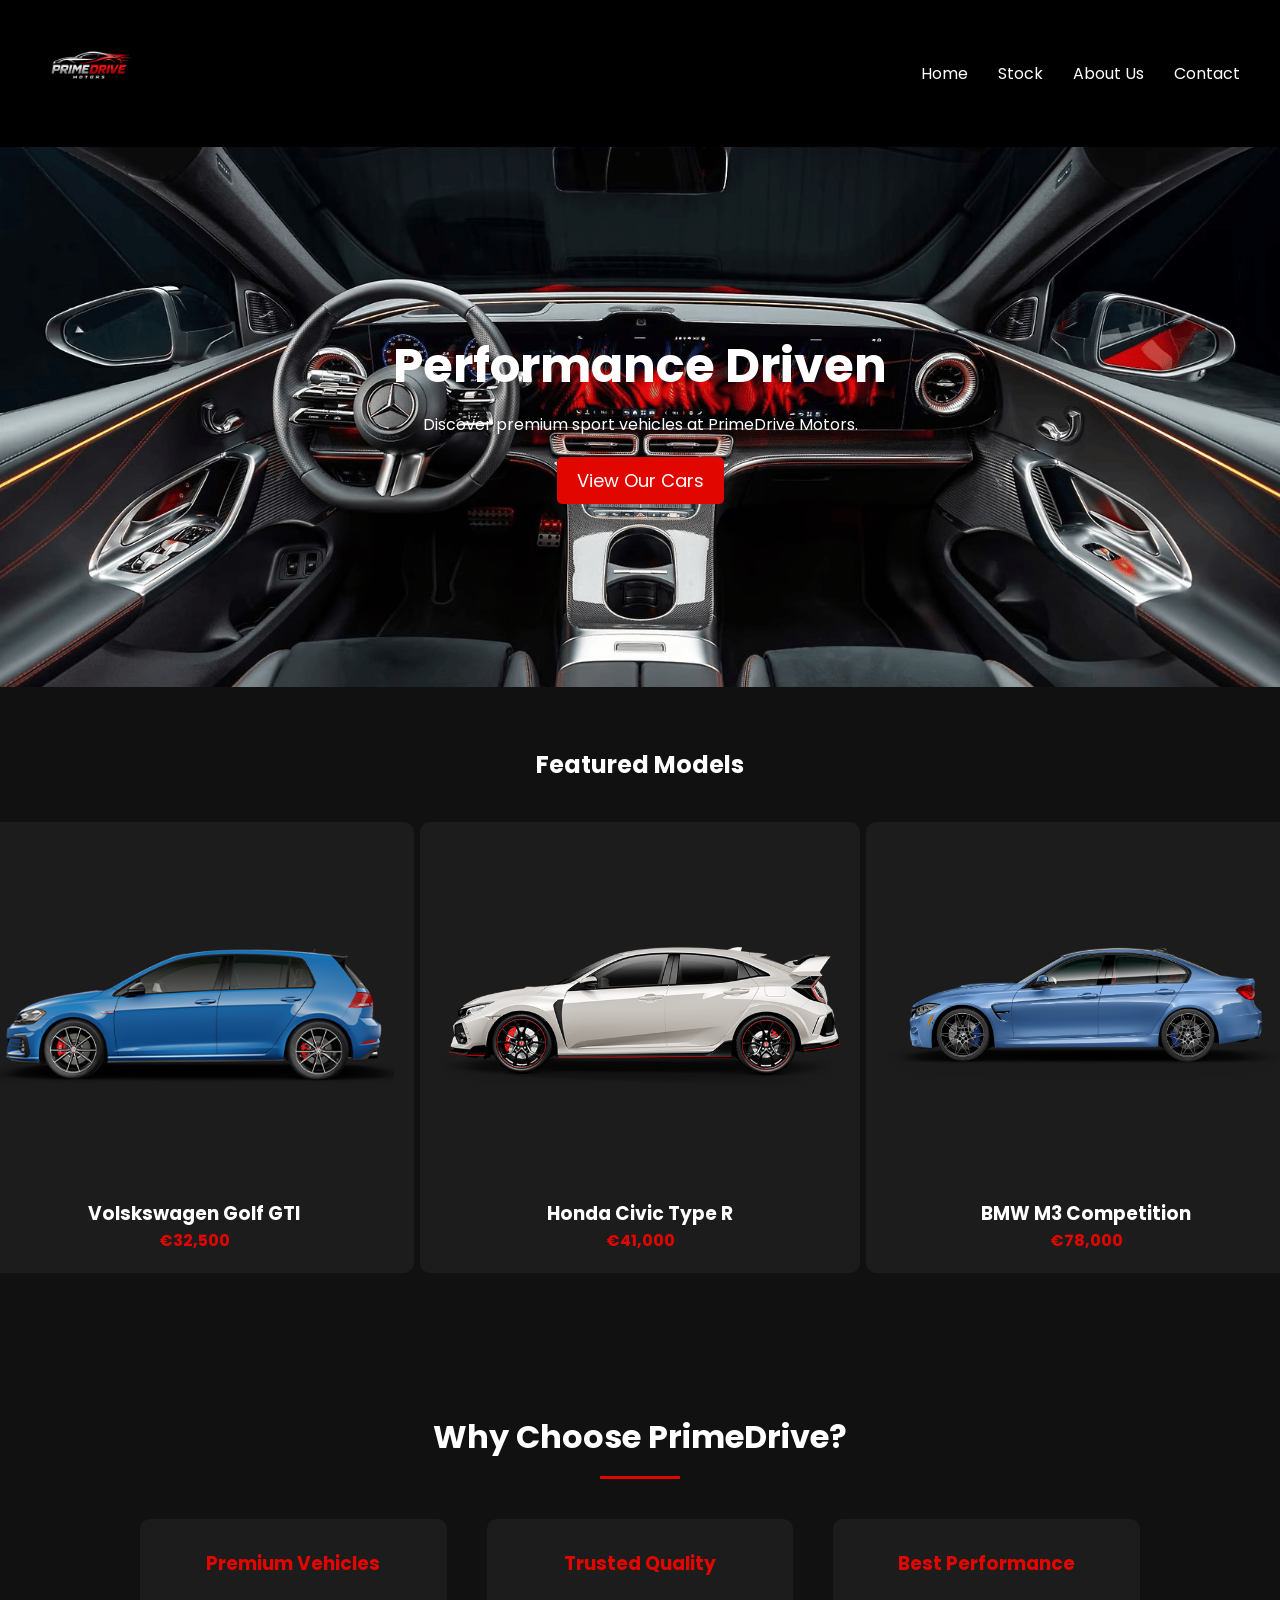
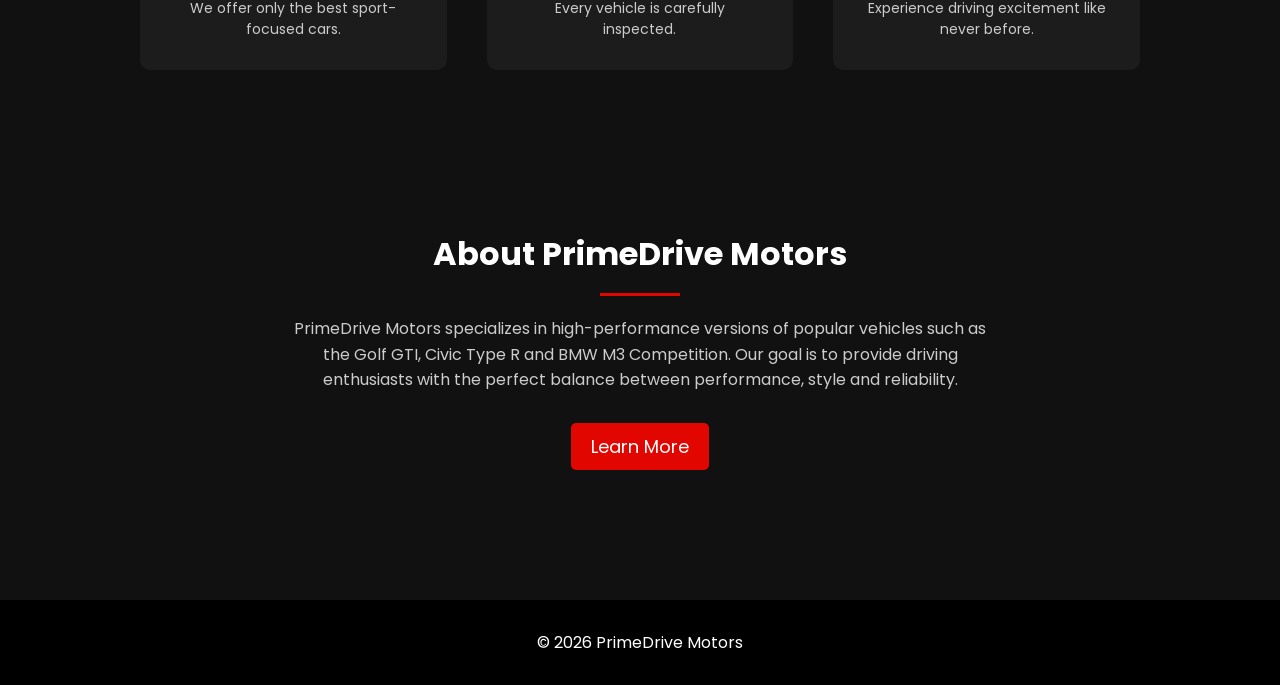
<file: index.html>
<!doctype html>
<html lang="en">
  <head>
    <meta charset="UTF-8" />
    <meta name="viewport" content="width=device-width, initial-scale=1.0" />
    <title>PrimeDrive Motors</title>
    <link rel="stylesheet" href="css/style.css" />
    <link
      href="https://fonts.googleapis.com/css2?family=Poppins:wght@300;400;600&display=swap"
      rel="stylesheet"
    />
  </head>
  <body>
    <header>
      <nav>
        <a href="index.html" class="logo">
          <img src="images/primedrive-logo.png" alt="PrimeDrive Motors" />
        </a>
        <ul>
          <li><a href="index.html">Home</a></li>
          <li><a href="stock.html">Stock</a></li>
          <li><a href="about.html">About Us</a></li>
          <li><a href="contact.html">Contact</a></li>
        </ul>
      </nav>
    </header>

    <section class="hero">
      <div class="hero-content">
        <h2>Performance Driven</h2>
        <p>Discover premium sport vehicles at PrimeDrive Motors.</p>
        <a href="stock.html" class="hero-btn">View Our Cars</a>
      </div>
    </section>

    <section class="featured">
      <h2>Featured Models</h2>

      <div class="car-grid">
        <div class="car-card">
          <a href="contact.html">
            <img src="images/golfgit.png" alt="Golf GTI" />
          </a>

          <h3>Volskswagen Golf GTI</h3>
          <p class="price">€32,500</p>

  
          
        </div>

        <div class="car-card">
          <a href="contact.html">
            <img src="images/typer.png" alt="Honda Type R" />
          </a>

          <h3>Honda Civic Type R</h3>
          <p class="price">€41,000</p>

        </div>

        <div class="car-card">
          <a href="contact.html">
            <img src="images/m3.png" alt="BMW M3" />
          </a>

          <h3>BMW M3 Competition</h3>
          <p class="price">€78,000</p>
          
            
          
        </div>
      </div>
    </section>

    <section class="why">

<h2 class="section-title">Why Choose PrimeDrive?</h2>

<div class="why-grid">

<div>
<h3>Premium Vehicles</h3>
<p>We offer only the best sport-focused cars.</p>
</div>

<div>
<h3>Trusted Quality</h3>
<p>Every vehicle is carefully inspected.</p>
</div>

<div>
<h3>Best Performance</h3>
<p>Experience driving excitement like never before.</p>
</div>

</div>

</section>

    <section class="about-preview">

<h2 class="section-title">About PrimeDrive Motors</h2>

<p>
PrimeDrive Motors specializes in high-performance versions of popular vehicles such as the Golf GTI, Civic Type R and BMW M3 Competition. Our goal is to provide driving enthusiasts with the perfect balance between performance, style and reliability.
</p>

<a href="about.html" class="hero-btn">Learn More</a>

</section>
    
  </body>

  <footer>
      <p>© 2026 PrimeDrive Motors</p>
    </footer>

</html>
</file>
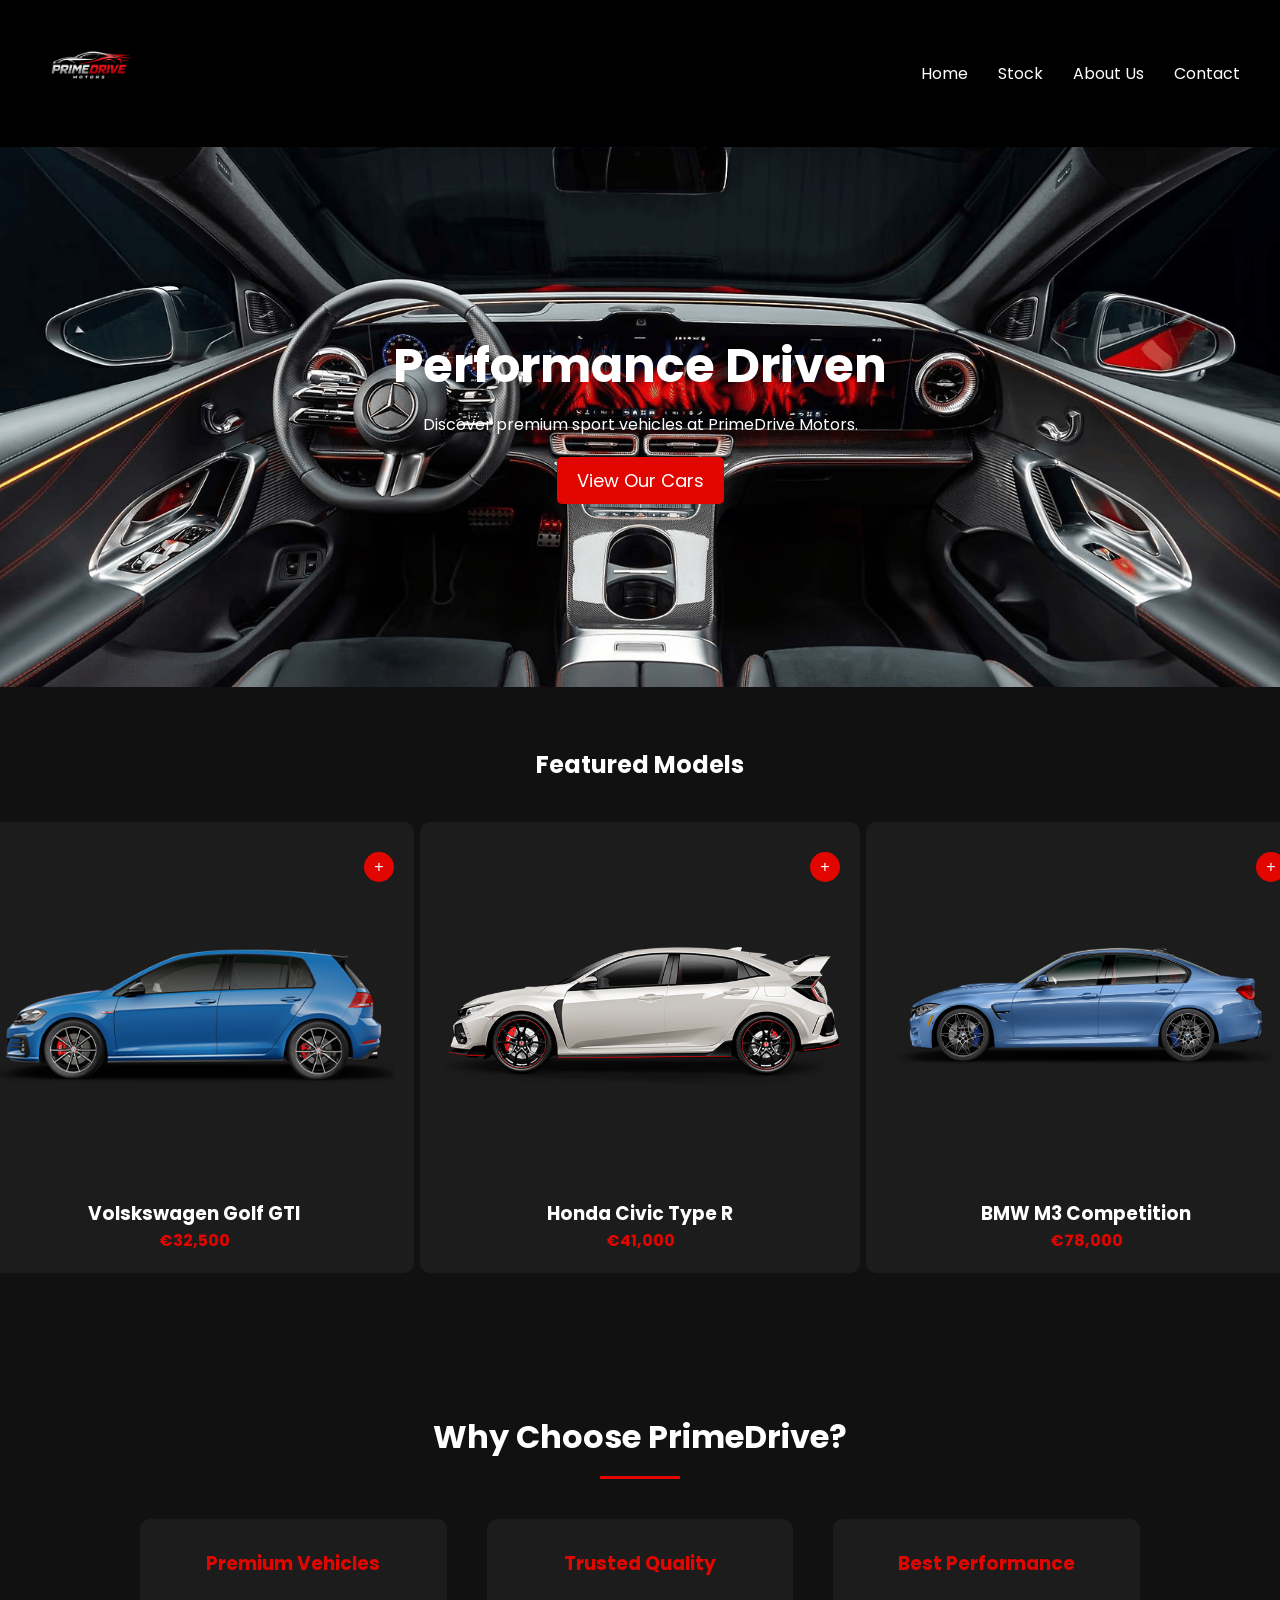
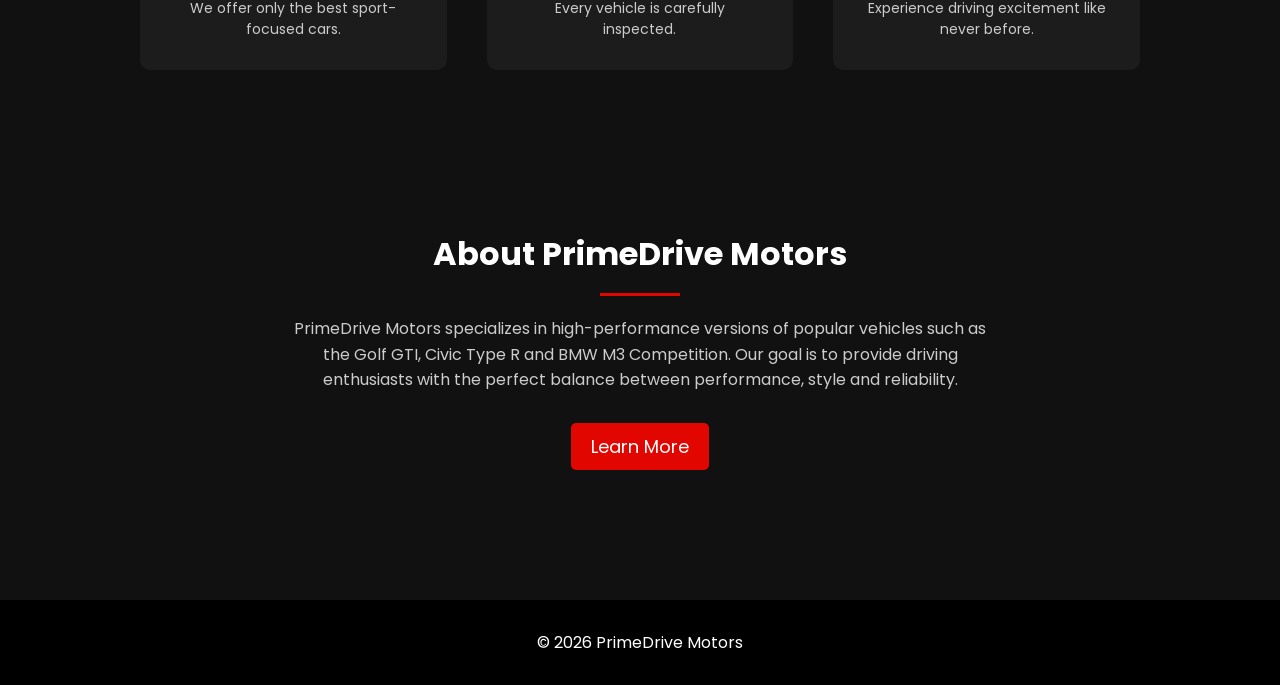
<file: PrimeDriveMotors/PrimeDriveMotors-main/PrimeDriveMotors/index.html>
<!doctype html>
<html lang="en">
  <head>
    <meta charset="UTF-8" />
    <meta name="viewport" content="width=device-width, initial-scale=1.0" />
    <title>PrimeDrive Motors</title>
    <link rel="stylesheet" href="css/style.css" />
    <link
      href="https://fonts.googleapis.com/css2?family=Poppins:wght@300;400;600&display=swap"
      rel="stylesheet"
    />
  </head>
  <body>
    <header>
      <nav>
        <a href="index.html" class="logo">
          <img src="images/primedrive-logo.png" alt="PrimeDrive Motors" />
        </a>
        <ul>
          <li><a href="index.html">Home</a></li>
          <li><a href="stock.html">Stock</a></li>
          <li><a href="about.html">About Us</a></li>
          <li><a href="contact.html">Contact</a></li>
        </ul>
      </nav>
    </header>

    <section class="hero">
      <div class="hero-content">
        <h2>Performance Driven</h2>
        <p>Discover premium sport vehicles at PrimeDrive Motors.</p>
        <a href="stock.html" class="hero-btn">View Our Cars</a>
      </div>
    </section>

    <section class="featured">
      <h2>Featured Models</h2>

      <div class="car-grid">
        <div class="car-card">
          <a href="contact.html">
            <img src="images/golfgit.png" alt="Golf GTI" />
          </a>

          <h3>Volskswagen Golf GTI</h3>
          <p class="price">€32,500</p>

            <button class="more-btn">+</button>
          
        </div>

        <div class="car-card">
          <a href="contact.html">
            <img src="images/typer.png" alt="Honda Type R" />
          </a>

          <h3>Honda Civic Type R</h3>
          <p class="price">€41,000</p>

          <button class="more-btn">+</button>
        </div>

        <div class="car-card">
          <a href="contact.html">
            <img src="images/m3.png" alt="BMW M3" />
          </a>

          <h3>BMW M3 Competition</h3>
          <p class="price">€78,000</p>
          
            <button class="more-btn">+</button>
          
        </div>
      </div>
    </section>

    <section class="why">

<h2 class="section-title">Why Choose PrimeDrive?</h2>

<div class="why-grid">

<div>
<h3>Premium Vehicles</h3>
<p>We offer only the best sport-focused cars.</p>
</div>

<div>
<h3>Trusted Quality</h3>
<p>Every vehicle is carefully inspected.</p>
</div>

<div>
<h3>Best Performance</h3>
<p>Experience driving excitement like never before.</p>
</div>

</div>

</section>

    <section class="about-preview">

<h2 class="section-title">About PrimeDrive Motors</h2>

<p>
PrimeDrive Motors specializes in high-performance versions of popular vehicles such as the Golf GTI, Civic Type R and BMW M3 Competition. Our goal is to provide driving enthusiasts with the perfect balance between performance, style and reliability.
</p>

<a href="about.html" class="hero-btn">Learn More</a>

</section>
    
  </body>

  <footer>
      <p>© 2026 PrimeDrive Motors</p>
    </footer>

</html>
</file>
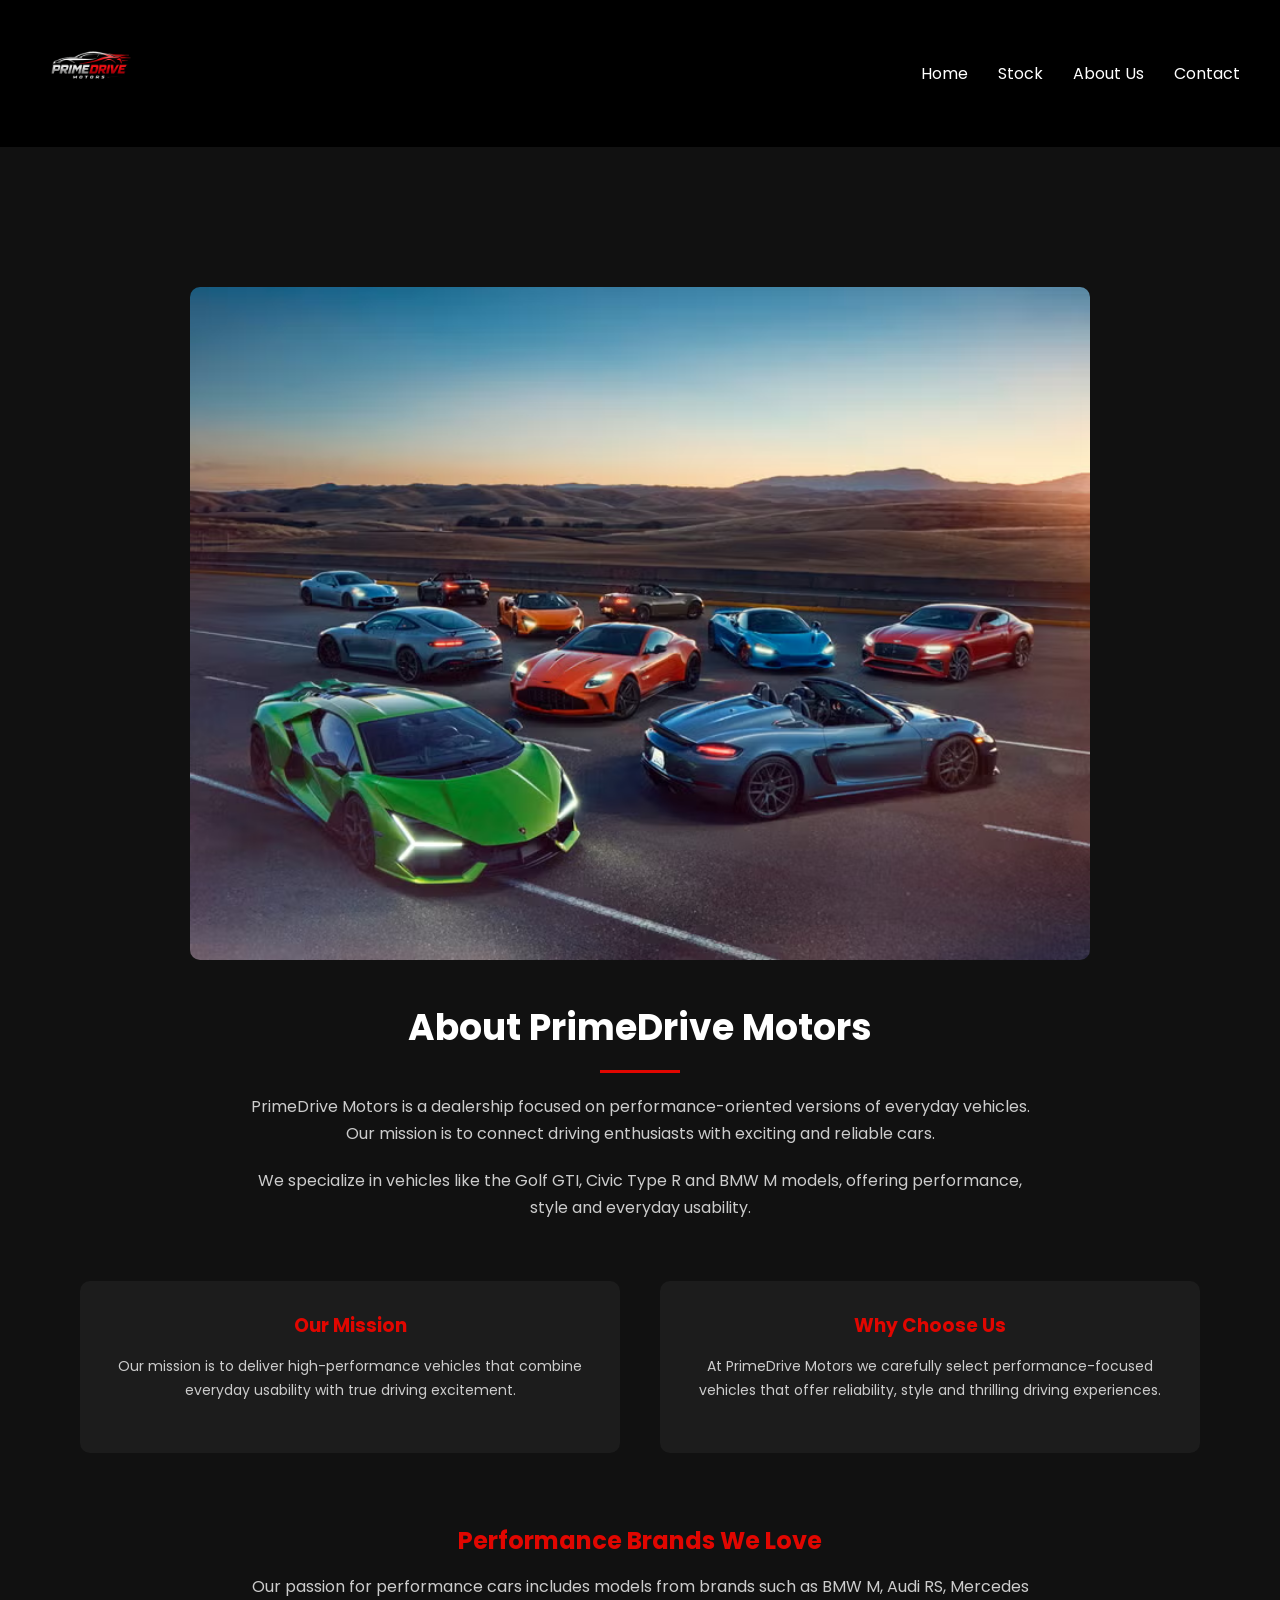
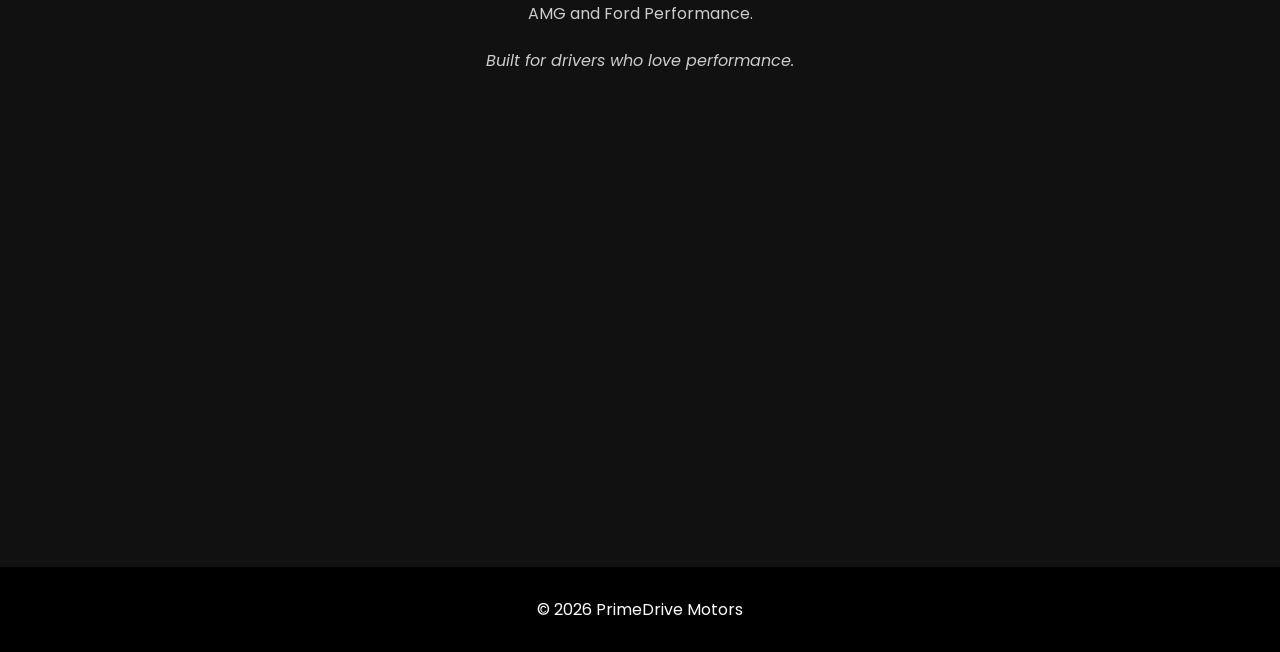
<file: about.html>
<!DOCTYPE html>
<html lang="en">
<head>
  <meta charset="UTF-8">
  <meta name="viewport" content="width=device-width, initial-scale=1.0">
  <link rel="stylesheet" href="css/style.css">
  <link href="https://fonts.googleapis.com/css2?family=Poppins:wght@300;400;600&display=swap" rel="stylesheet">
  <title>About Us - PrimeDrive Motors</title>
</head>
<body>

<header>
<nav>

<a href="index.html" class="logo">
<img src="images/primedrive-logo.png" alt="PrimeDrive Motors">
</a>

<ul>
<li><a href="index.html">Home</a></li>
<li><a href="stock.html">Stock</a></li>
<li><a href="about.html">About Us</a></li>
<li><a href="contact.html">Contact</a></li>
</ul>

</nav>
</header>

  <section class="about-page">

<img src="images/aboutusimg.avif" alt="Performance Cars">

<h2>About PrimeDrive Motors</h2>

<p>
PrimeDrive Motors is a dealership focused on performance-oriented versions of everyday vehicles.
Our mission is to connect driving enthusiasts with exciting and reliable cars.
</p>

<p>
We specialize in vehicles like the Golf GTI, Civic Type R and BMW M models,
offering performance, style and everyday usability.
</p>

<div class="about-grid">

<div class="about-box">
<h3>Our Mission</h3>
<p>
Our mission is to deliver high-performance vehicles that combine everyday usability
with true driving excitement.
</p>
</div>

<div class="about-box">
<h3>Why Choose Us</h3>
<p>
At PrimeDrive Motors we carefully select performance-focused vehicles that offer
reliability, style and thrilling driving experiences.
</p>
</div>

</div>

<div class="brands">

<h3>Performance Brands We Love</h3>

<p>
Our passion for performance cars includes models from brands such as BMW M,
Audi RS, Mercedes AMG and Ford Performance.
</p>

<p class="about-quote">
Built for drivers who love performance.
</p>

</div>

</section>

<div class="video-container">
    <iframe width="560" height="315" src="https://www.youtube.com/embed/Pgfgr-3J324" frameborder="0" allowfullscreen></iframe>
</div>


<footer>
<p>© 2026 PrimeDrive Motors</p>
</footer>
</file>
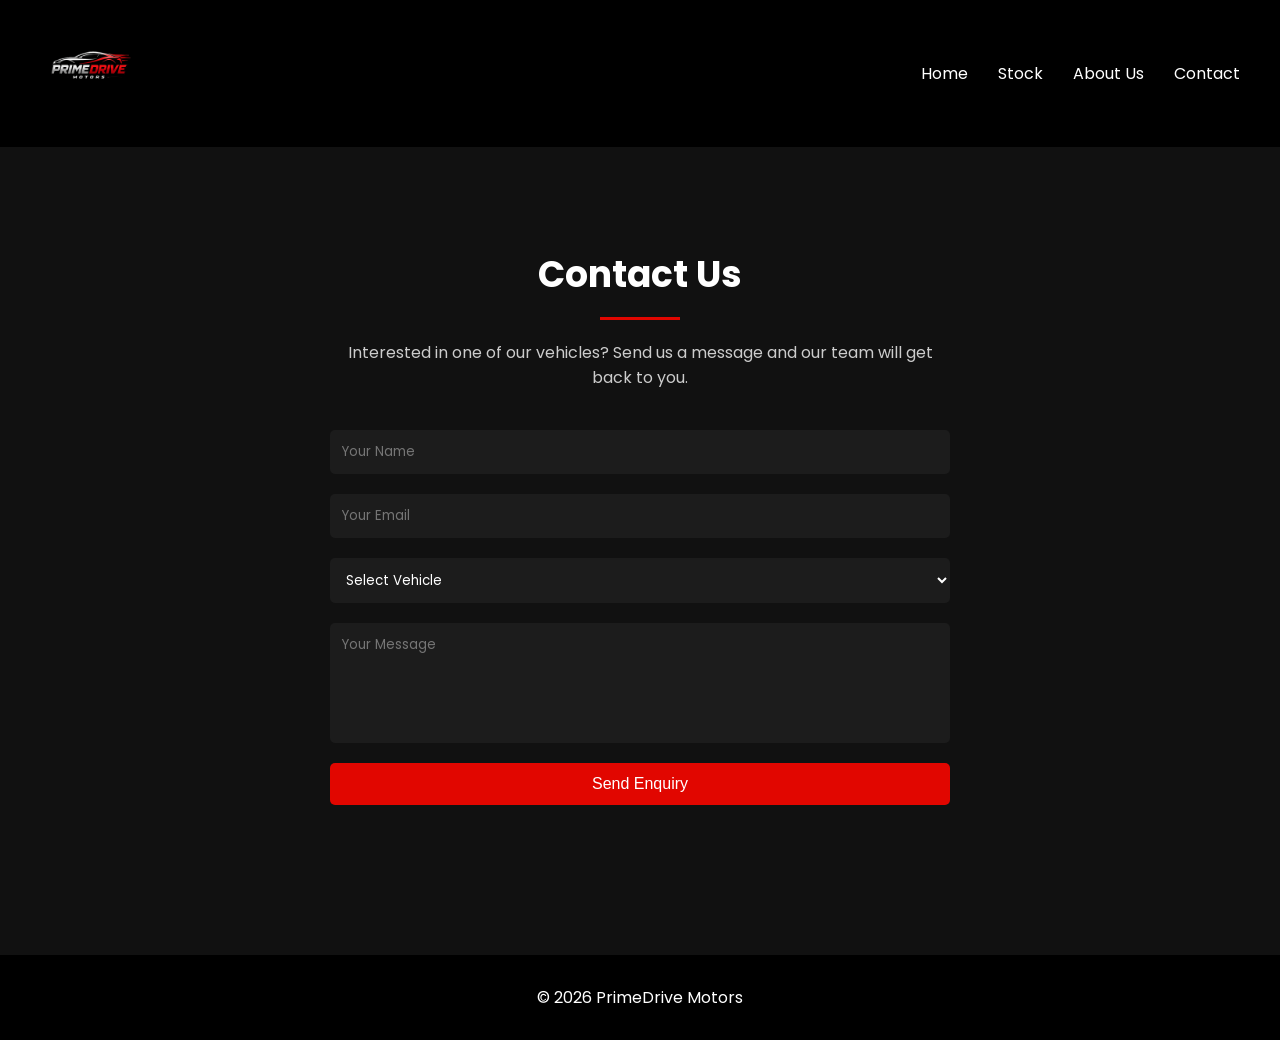
<file: contact.html>
<!DOCTYPE html>
<html lang="en">
<head>
<meta charset="UTF-8">
<meta name="viewport" content="width=device-width, initial-scale=1.0">
<title>Contact - PrimeDrive Motors</title>

<link rel="stylesheet" href="css/style.css">
<link href="https://fonts.googleapis.com/css2?family=Poppins:wght@300;400;600&display=swap" rel="stylesheet">

</head>

<body>

<header>
<nav>

<a href="index.html" class="logo">
<img src="images/primedrive-logo.png" alt="PrimeDrive Motors">
</a>

<ul>
<li><a href="index.html">Home</a></li>
<li><a href="stock.html">Stock</a></li>
<li><a href="about.html">About Us</a></li>
<li><a href="contact.html">Contact</a></li>
</ul>

</nav>
</header>

<section class="contact">

<h2 class="section-title">Contact Us</h2>

<p>Interested in one of our vehicles? Send us a message and our team will get back to you.</p>

<form>

<input type="text" placeholder="Your Name" required>

<input type="email" placeholder="Your Email" required>

<select>
<option>Select Vehicle</option>
<option>Volkswagen Golf GTI</option>
<option>Honda Civic Type R</option>
<option>BMW M3 Competition</option>
<option>Audi RS3</option>
<option>Mercedes AMG GT 63 S</option>
<option>Ford Mustang GT</option>
</select>

<textarea placeholder="Your Message"></textarea>

<button type="submit">Send Enquiry</button>

</form>

</section>

<footer>
<p>© 2026 PrimeDrive Motors</p>
</footer>

</body>
</html>
</file>
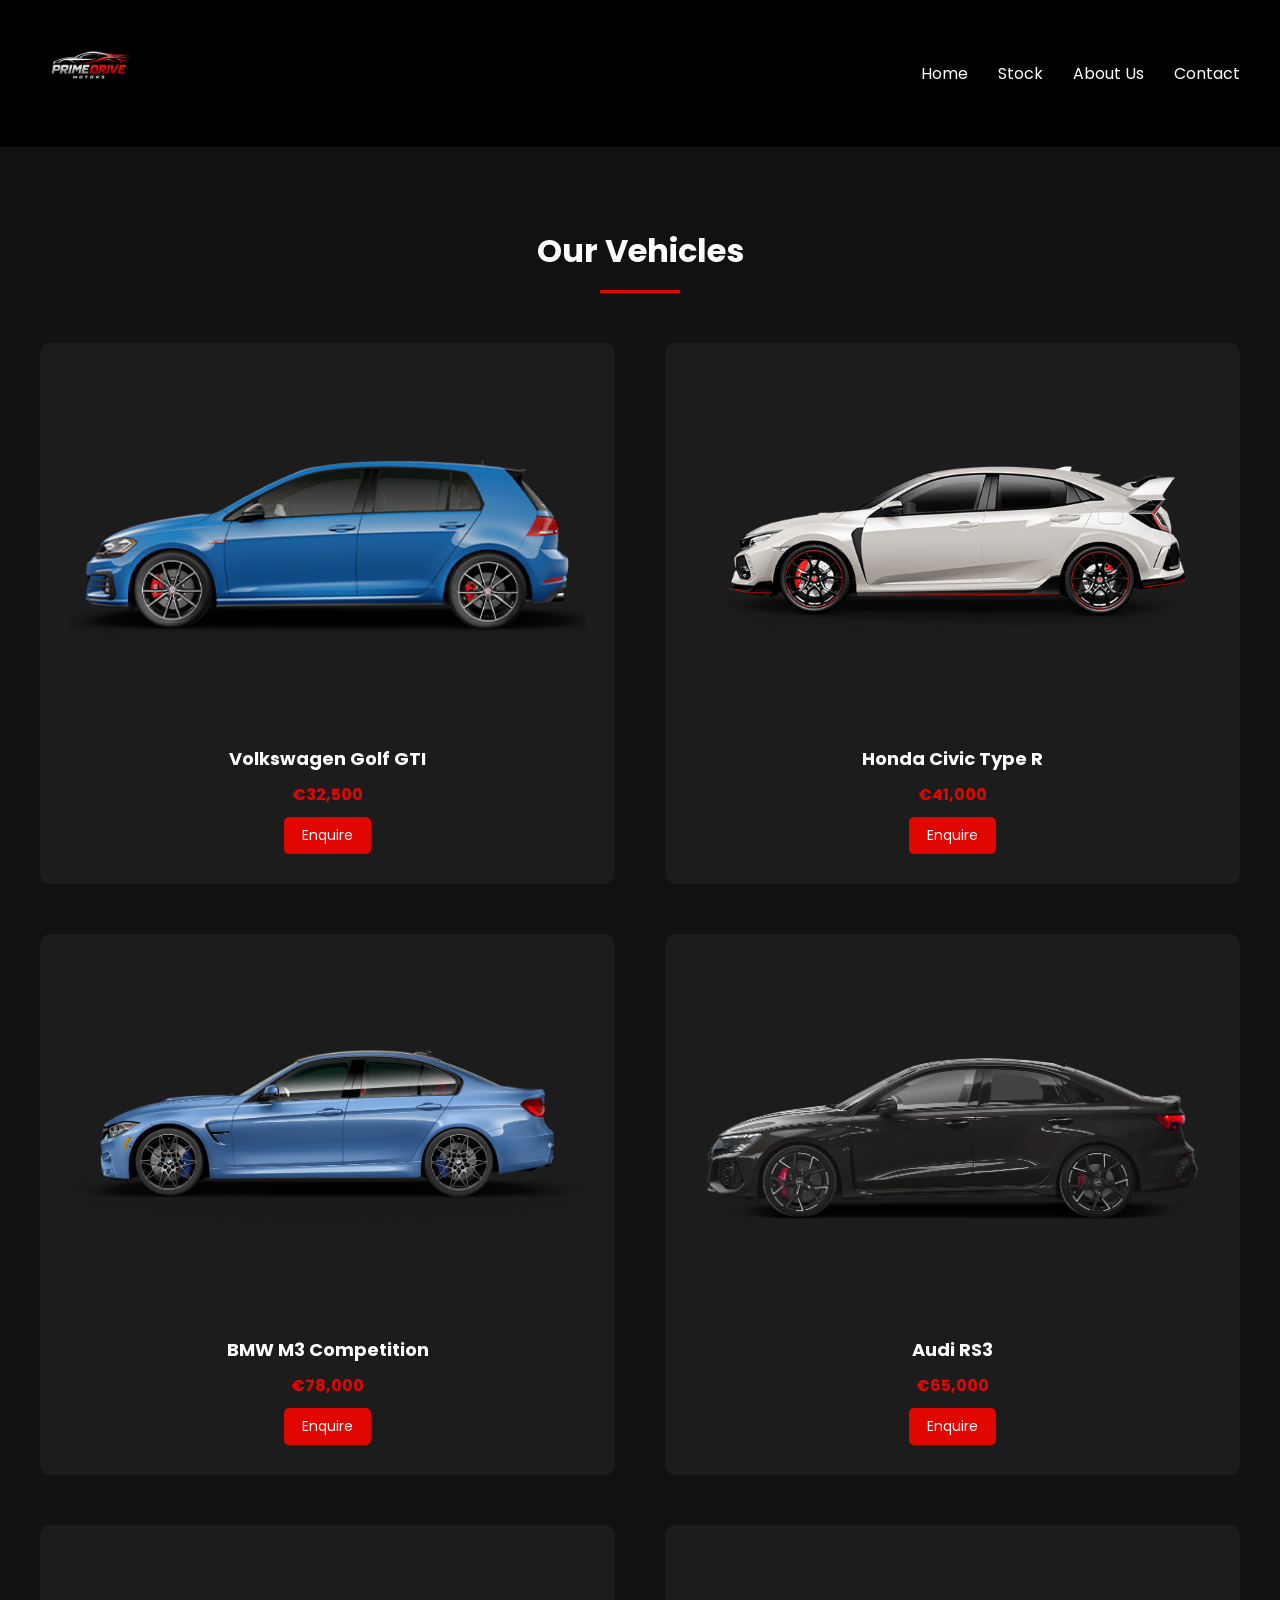
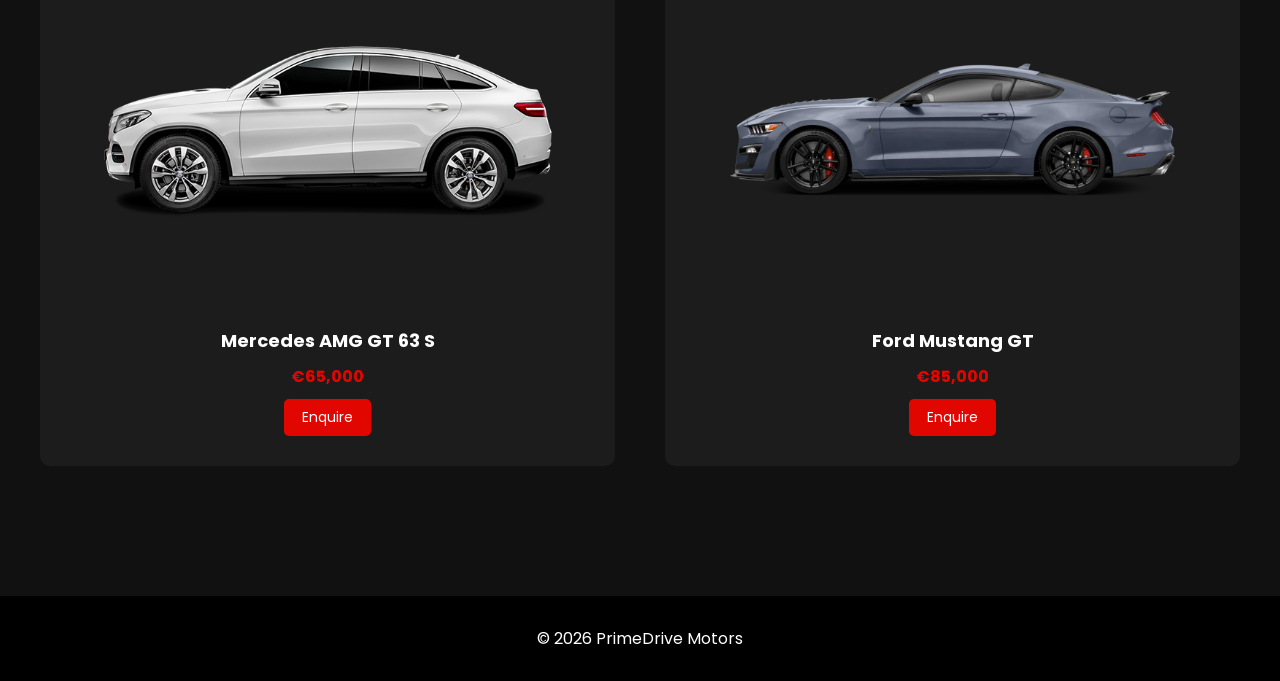
<file: stock.html>
<!DOCTYPE html>
<html lang="en">
<head>
<meta charset="UTF-8">
<meta name="viewport" content="width=device-width, initial-scale=1.0">
<title>Stock - PrimeDrive Motors</title>

<link rel="stylesheet" href="css/style.css">

<link href="https://fonts.googleapis.com/css2?family=Poppins:wght@300;400;600&display=swap" rel="stylesheet">
</head>

<body>

<header>
<nav>

<a href="index.html" class="logo">
<img src="images/primedrive-logo.png" alt="PrimeDrive Motors">
</a>

<ul>
<li><a href="index.html">Home</a></li>
<li><a href="stock.html">Stock</a></li>
<li><a href="about.html">About Us</a></li>
<li><a href="contact.html">Contact</a></li>
</ul>

</nav>
</header>


<section class="stock">

<h2 class="section-title">Our Vehicles</h2>

<div class="car-grid">


<div class="car-card">
<img src="images/golfgit.png" alt="Golf GTI">
<h3>Volkswagen Golf GTI</h3>
<p class="price">€32,500</p>
<a href="contact.html" class="hero-btn">Enquire</a>
</div>


<div class="car-card">
<img src="images/typer.png" alt="Honda Type R">
<h3>Honda Civic Type R</h3>
<p class="price">€41,000</p>
<a href="contact.html" class="hero-btn">Enquire</a>
</div>


<div class="car-card">
<img src="images/m3.png" alt="BMW M3 Competition">
<h3>BMW M3 Competition</h3>
<p class="price">€78,000</p>
<a href="contact.html" class="hero-btn">Enquire</a>
</div>


<div class="car-card">
<img src="images/audirs3.webp" alt="Audi RS3">
<h3>Audi RS3</h3>
<p class="price">€65,000</p>
<a href="contact.html" class="hero-btn">Enquire</a>
</div>


<div class="car-card">
<img src="images/mercgle.png" alt="Mercedes AMG GT 63 S">
<h3>Mercedes AMG GT 63 S</h3>
<p class="price">€65,000</p>
<a href="contact.html" class="hero-btn">Enquire</a>
</div>


<div class="car-card">
<img src="images/mustang2.webp" alt="Ford Mustang GT">
<h3>Ford Mustang GT</h3>
<p class="price">€85,000</p>
<a href="contact.html" class="hero-btn">Enquire</a>
</div>


</div>
</section>


<footer>
<p>© 2026 PrimeDrive Motors</p>
</footer>

</body>
</html>
</file>
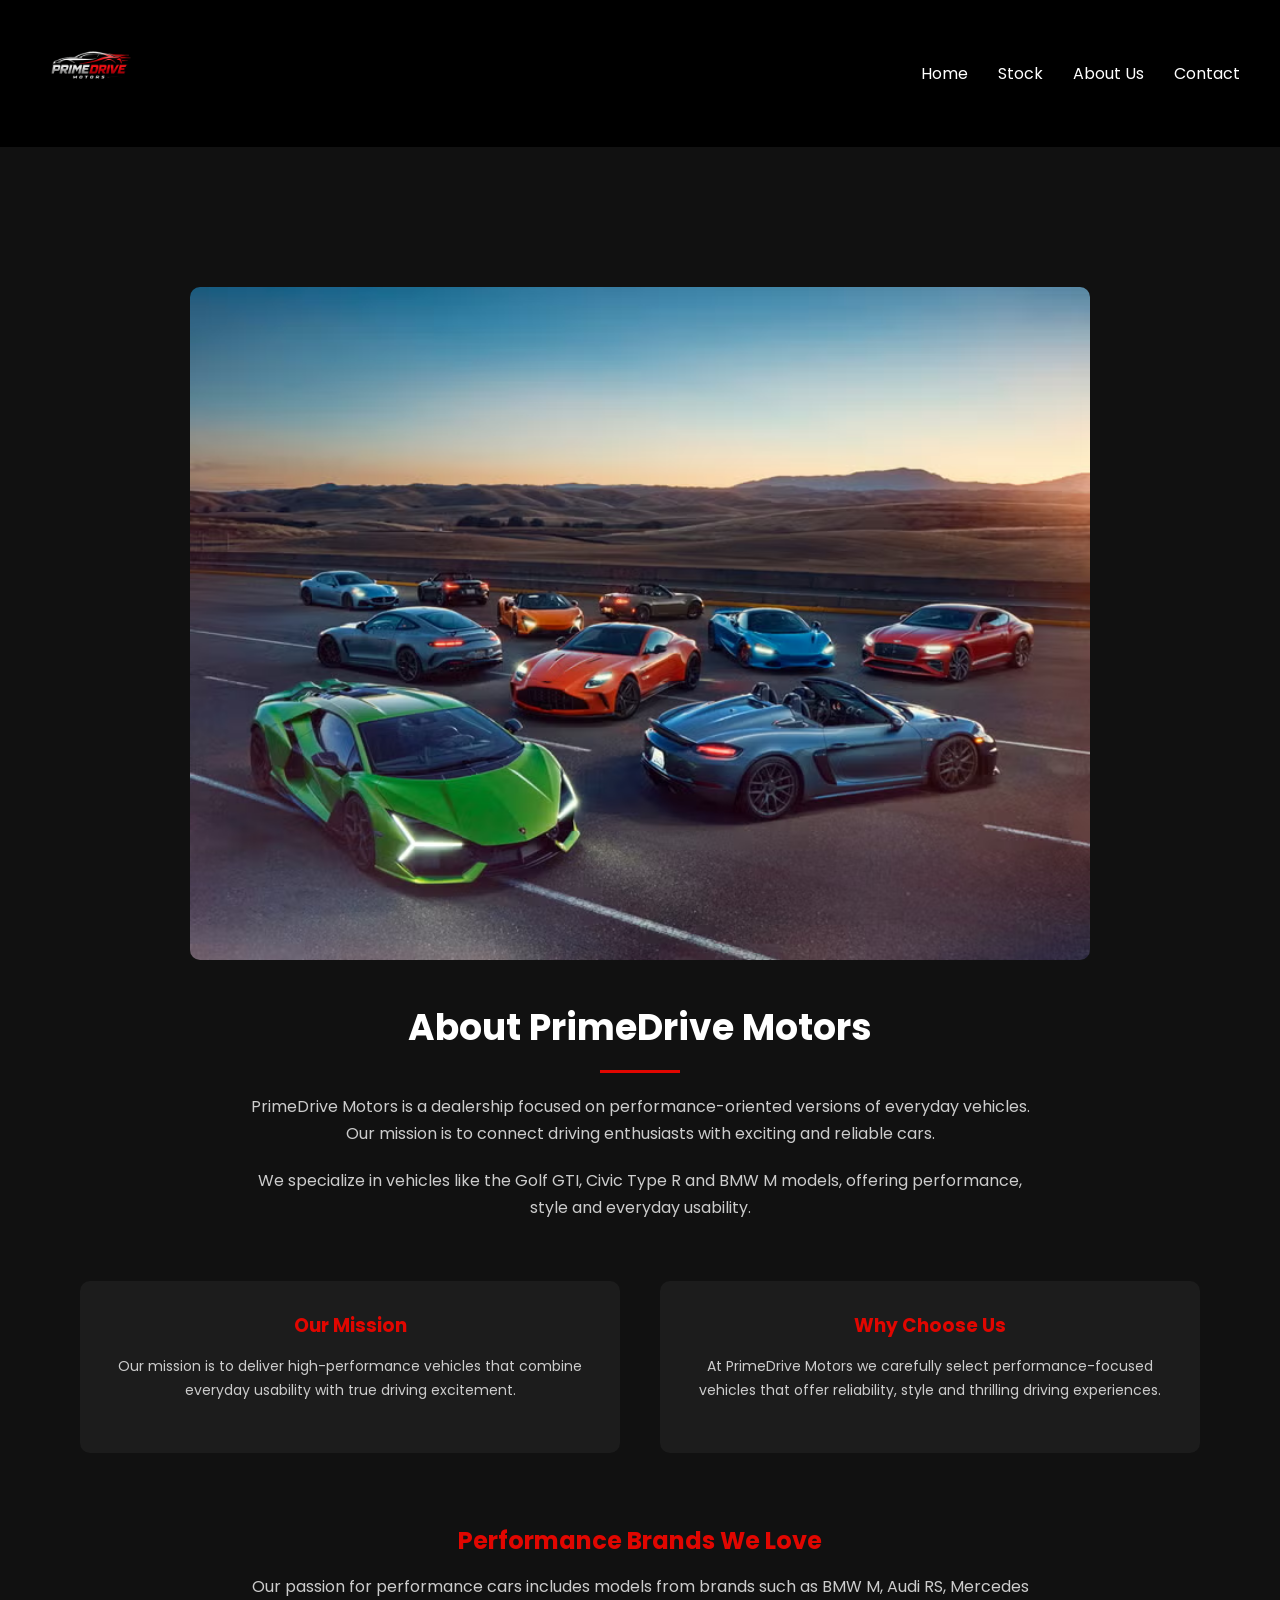
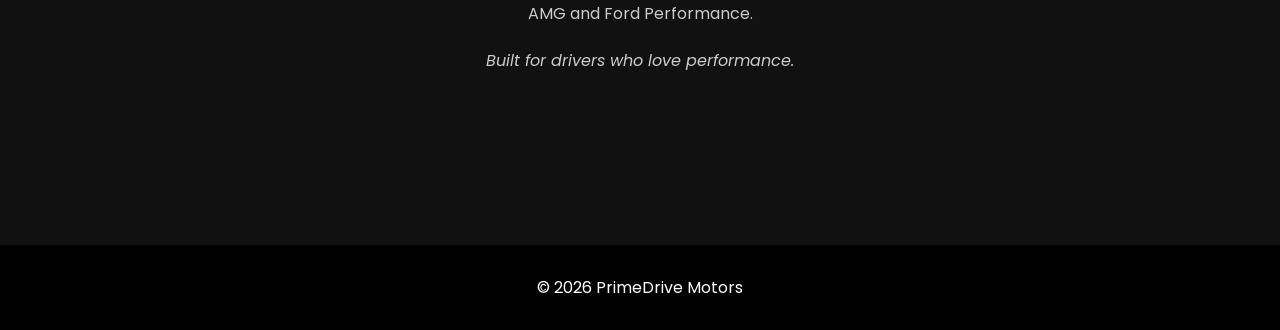
<file: PrimeDriveMotors/PrimeDriveMotors-main/PrimeDriveMotors/about.html>
<!DOCTYPE html>
<html lang="en">
<head>
  <meta charset="UTF-8">
  <meta name="viewport" content="width=device-width, initial-scale=1.0">
  <link rel="stylesheet" href="css/style.css">
  <link href="https://fonts.googleapis.com/css2?family=Poppins:wght@300;400;600&display=swap" rel="stylesheet">
  <title>About Us - PrimeDrive Motors</title>
</head>
<body>

<header>
<nav>

<a href="index.html" class="logo">
<img src="images/primedrive-logo.png" alt="PrimeDrive Motors">
</a>

<ul>
<li><a href="index.html">Home</a></li>
<li><a href="stock.html">Stock</a></li>
<li><a href="about.html">About Us</a></li>
<li><a href="contact.html">Contact</a></li>
</ul>

</nav>
</header>

  <section class="about-page">

<img src="images/aboutusimg.avif" alt="Performance Cars">

<h2>About PrimeDrive Motors</h2>

<p>
PrimeDrive Motors is a dealership focused on performance-oriented versions of everyday vehicles.
Our mission is to connect driving enthusiasts with exciting and reliable cars.
</p>

<p>
We specialize in vehicles like the Golf GTI, Civic Type R and BMW M models,
offering performance, style and everyday usability.
</p>

<div class="about-grid">

<div class="about-box">
<h3>Our Mission</h3>
<p>
Our mission is to deliver high-performance vehicles that combine everyday usability
with true driving excitement.
</p>
</div>

<div class="about-box">
<h3>Why Choose Us</h3>
<p>
At PrimeDrive Motors we carefully select performance-focused vehicles that offer
reliability, style and thrilling driving experiences.
</p>
</div>

</div>

<div class="brands">

<h3>Performance Brands We Love</h3>

<p>
Our passion for performance cars includes models from brands such as BMW M,
Audi RS, Mercedes AMG and Ford Performance.
</p>

<p class="about-quote">
Built for drivers who love performance.
</p>

</div>

</section>

<footer>
<p>© 2026 PrimeDrive Motors</p>
</footer>
</file>
<file: css/style.css>
/* RESET */
*{
    margin:0;
    padding:0;
    box-sizing:border-box;
}

/* BODY */

body{
    font-family: 'Poppins', sans-serif;
    background-color:#111;
    color:white;
}

/* NAVBAR */

header{
    background:#000;
    padding:20px 40px;
}

nav{
    display:flex;
    justify-content:space-between;
    align-items:center;
}

nav h1{
    font-size:24px;
}

nav ul{
    list-style:none;
    display:flex;
    gap:30px;
}

nav a{
    text-decoration:none;
    color:white;
    font-size:16px;
}

nav a:hover{
    color:#e10600;
}

/* FEATURED SECTION */

.featured{
    padding:60px;
}

.featured h2{
    text-align:center;
    margin-bottom:40px;
}

/* GRID */

.car-grid{
    display:grid;
    grid-template-columns:repeat(3,1fr);
    gap:30px;
}

/* CAR CARD */

.car-card{
    background:#1c1c1c;
    padding:20px;
    border-radius:10px;
    text-align:center;
    transition:0.3s;
}

.car-card img{
    width:100%;
    height:350px;
    object-fit:contain;
}

.car-card:hover{
    transform:scale(1.05);
    box-shadow:0 0 20px rgba(0,0,0,0.8);
}

/* PRICE */

.car-card p{
    color:#e10600;
    font-weight:bold;
}

/* FOOTER */

footer{
    text-align:center;
    padding:30px;
    background:#000;
    margin-top:50px;
}

/* LOGO */

.logo img{
    height: 100px;
}

/* CAR GRID */

.car-grid{
    display:grid;
    justify-content: center;
    gap: 6px;
    flex-wrap: wrap;
}

/* CAR CARD */

.car-card{
    
    background: #1c1c1c;
    padding: 20px;
    border-radius: 10px;
    text-align: center;
    transition: 0.3s;
    position: relative;
}

/* CAR IMAGE */

.car-card img{
    width: 400px;
    border-radius:8px;
    transition: 0.3s;
}

/* PRICE */

.price{
    color:#e10600;
    font-weight:bold;
    margin-top: 5px 0;
}

/* MORE BUTTON */

.more-btn{
    position: absolute;
    top: 20px;
    right: 20px;

    background:#e10600;
    border:none;
    color:white;
    font-size:16px;
    width:30px;
    height:30px;
    border-radius:50%;
    cursor:pointer;
    margin-top:10px;
    transition:0.3s;
}

.more-btn:hover{
    background: white;
    color: #e10600;
}

/* HOVER EFFECT */

.car-card:hover{
    transform:scale(1.05);
    box-shadow:0 0 20px rgba(0,0,0,0.8);
}

/* HOVER ANIMATION */

.car-card:hover img{
transform:scale(1.1);
}

/* HERO SECTION */

.hero{
    height: 60vh;
    background: url('../images/hero.png') center/cover no-repeat;
    display: flex;
    flex-direction: column;
    justify-content: center;
    align-items: center;
    text-align: center;
}

.hero h2{
    font-size: 48px;
    margin-bottom: 10px;
}

.hero p{
    margin-bottom: 20px;
}

.hero-btn{
    background:#e10600;
    color:white;
    padding: 10px 20px;
    text-decoration:none;
    font-size:18px;
    border-radius:5px;
    transition:0.3s;
    display: inline-block;
}

/* WHY CHOOSE SECTION */

.why{
    padding: 80px 40px;
    text-align: center;
}

.why h2{
    font-size: 32px;
    margin-bottom: 40px;
}

.why-grid{
    display: grid;
    grid-template-columns: repeat(3, 1fr);
    gap: 40px;
    max-width: 1000px;
    margin: 0 auto;
}

.why-grid div{
    background: #1c1c1c;
    padding: 30px;
    border-radius: 10px;
    transition: 0.3s;
}

.why-grid div:hover{
    transform: scale(-5px);
    box-shadow: 0 0 20px rgba(0,0,0,0.6);
}

.why-grid h3{
    margin-bottom: 20px;
    color: #e10600;
}

.why-grid p{
    font-size: 14px;
    color: #ccc;
}
/* ABOUT SECTION */

.about-preview{
    padding:80px 40px;
    text-align: center;
    max-width: 800px;
    margin:  auto;
}

.about-preview h2{
    font-size: 32px;
    margin-bottom: 20px;
}

.about-preview p{
    color: #ccc;
    line-height: 1.6;
    margin-bottom: 30px;
}

.about-preview a:hover{
    background-color: #b80000;
}

/* STOCK PAGE */

.stock{
    padding:80px 40px;
    text-align:center;
}

.stock h2{
    font-size:32px;
    margin-bottom:50px;
}

/* GRID DOS CARROS */

.stock .car-grid{
    display:grid;
    grid-template-columns:repeat(auto-fit, minmax(280px,1fr));
    gap:40px;
    max-width:1200px;
    margin:auto;
}

/* CARD */

.stock .car-card{
    background:#1c1c1c;
    padding:20px;
    border-radius:10px;
    text-align:center;
    transition:0.3s;
    position:relative;
}

/* IMAGEM */

.stock .car-card img{
    width:100%;
    height:220px;
    object-fit:contain;
    transition:0.3s;
}

/* CAR NAME */

.stock .car-card h3{
    margin-top:15px;
    font-size:18px;
}

/* PRICE */

.stock .price{
    color:#e10600;
    font-weight:bold;
    margin:10px 0;
}

/* STOCK PAGE */

.stock{
    padding:80px 40px;
    text-align:center;
}

.stock h2{
    font-size:32px;
    margin-bottom:50px;
}

/* CARS GRID */

.stock .car-grid{
    display:grid;
    grid-template-columns:repeat(auto-fit, minmax(400px,1fr));
    gap:50px;
    max-width:1500px;
    margin:auto;
}

/* STOCK IMAGE */

.stock .car-card img{
    width:100%;
    height:350px;
    object-fit:contain;
    transition:0.3s;
}

/* CAR NAME */

.stock .car-card h3{
    margin-top:15px;
    font-size:18px;
}

/* PRICE */

.stock .price{
    color:#e10600;
    font-weight:bold;
    margin:10px 0;
}

/* BUTTON */

.stock .hero-btn{
    display:inline-block;
    background:#e10600;
    color:white;
    padding:8px 18px;
    border-radius:5px;
    text-decoration:none;
    font-size:14px;
    transition:0.3s;
}

.stock .hero-btn:hover{
    background:#b80000;
}

/* HOVER */

.stock .car-card:hover{
    transform:translateY(-6px);
    box-shadow:0 10px 25px rgba(0,0,0,0.7);
}

.stock .car-card:hover img{
    transform:scale(1.05);
}

/* IMAGE */

.stock .car-card{
    background:#1c1c1c;
    padding:30px;
    border-radius:10px;
    text-align:center;
    transition:0.3s;
}

/* ABOUT GRID */

.about-grid{
display:grid;
grid-template-columns:repeat(auto-fit, minmax(300px,1fr));
gap:40px;
margin-top:60px;
}

/* ABOUT BOX */

.about-box{
background:#1c1c1c;
padding:30px;
border-radius:10px;
text-align:center;
transition:0.3s;
}

.about-box:hover{
transform:translateY(-5px);
box-shadow:0 10px 25px rgba(0,0,0,0.6);
}

.about-box h3{
color:#e10600;
margin-bottom:15px;
}

.about-box p{
color:#ccc;
font-size:14px;
}

.brands{
margin-top:70px;
text-align:center;
}

.brands h3{
font-size:24px;
margin-bottom:15px;
color:#e10600;
}

.brands p{
color:#ccc;
max-width:700px;
margin:auto;
}

.about-page img{
width:100%;
max-width:900px;
margin:40px auto;
display:block;
border-radius:10px;
}

.about-quote{
margin-top:50px;
font-style:italic;
color:#888;
}

.about-page h2{
font-size:36px;
margin-top:40px;
margin-bottom:20px;
text-align:center;
}

.about-page p{
max-width:800px;
margin:0 auto 20px auto;
text-align:center;
color:#ccc;
line-height:1.7;
}

.about-page{
padding:100px 40px;
max-width:1200px;
margin:auto;
}

.about-page h2::after{
content:"";
display:block;
width:80px;
height:3px;
background:#e10600;
margin:15px auto;
}

/* CONTACT PAGE */

.contact{
padding:100px 40px;
text-align:center;
max-width:700px;
margin:auto;
}

.contact h2{
font-size:36px;
margin-bottom:20px;
}

.contact p{
color:#ccc;
margin-bottom:40px;
}

.contact form{
display:flex;
flex-direction:column;
gap:20px;
}

.contact input,
.contact select,
.contact textarea{
padding:12px;
border:none;
border-radius:5px;
background:#1c1c1c;
color:white;
font-family:'Poppins', sans-serif;
}

.contact textarea{
height:120px;
resize:none;
}

.contact button{
background:#e10600;
color:white;
border:none;
padding:12px;
border-radius:5px;
font-size:16px;
cursor:pointer;
transition:0.3s;
}

.contact button:hover{
background:#b80000;
}

.section-title{
text-align:center;
font-size:36px;
margin-bottom:20px;
}

.section-title::after{
content:"";
display:block;
width:80px;
height:3px;
background:#e10600;
margin:15px auto;
}
</file>
<file: PrimeDriveMotors/PrimeDriveMotors-main/PrimeDriveMotors/css/style.css>
/* RESET */
*{
    margin:0;
    padding:0;
    box-sizing:border-box;
}

/* BODY */

body{
    font-family: 'Poppins', sans-serif;
    background-color:#111;
    color:white;
}

/* NAVBAR */

header{
    background:#000;
    padding:20px 40px;
}

nav{
    display:flex;
    justify-content:space-between;
    align-items:center;
}

nav h1{
    font-size:24px;
}

nav ul{
    list-style:none;
    display:flex;
    gap:30px;
}

nav a{
    text-decoration:none;
    color:white;
    font-size:16px;
}

nav a:hover{
    color:#e10600;
}

/* FEATURED SECTION */

.featured{
    padding:60px;
}

.featured h2{
    text-align:center;
    margin-bottom:40px;
}

/* GRID */

.car-grid{
    display:grid;
    grid-template-columns:repeat(3,1fr);
    gap:30px;
}

/* CAR CARD */

.car-card{
    background:#1c1c1c;
    padding:20px;
    border-radius:10px;
    text-align:center;
    transition:0.3s;
}

.car-card img{
    width:100%;
    height:350px;
    object-fit:contain;
}

.car-card:hover{
    transform:scale(1.05);
    box-shadow:0 0 20px rgba(0,0,0,0.8);
}

/* PRICE */

.car-card p{
    color:#e10600;
    font-weight:bold;
}

/* FOOTER */

footer{
    text-align:center;
    padding:30px;
    background:#000;
    margin-top:50px;
}

/* LOGO */

.logo img{
    height: 100px;
}

/* CAR GRID */

.car-grid{
    display:grid;
    justify-content: center;
    gap: 6px;
    flex-wrap: wrap;
}

/* CAR CARD */

.car-card{
    
    background: #1c1c1c;
    padding: 20px;
    border-radius: 10px;
    text-align: center;
    transition: 0.3s;
    position: relative;
}

/* CAR IMAGE */

.car-card img{
    width: 400px;
    border-radius:8px;
    transition: 0.3s;
}

/* PRICE */

.price{
    color:#e10600;
    font-weight:bold;
    margin-top: 5px 0;
}

/* MORE BUTTON */

.more-btn{
    position: absolute;
    top: 20px;
    right: 20px;

    background:#e10600;
    border:none;
    color:white;
    font-size:16px;
    width:30px;
    height:30px;
    border-radius:50%;
    cursor:pointer;
    margin-top:10px;
    transition:0.3s;
}

.more-btn:hover{
    background: white;
    color: #e10600;
}

/* HOVER EFFECT */

.car-card:hover{
    transform:scale(1.05);
    box-shadow:0 0 20px rgba(0,0,0,0.8);
}

/* HOVER ANIMATION */

.car-card:hover img{
transform:scale(1.1);
}

/* HERO SECTION */

.hero{
    height: 60vh;
    background: url('../images/hero.png') center/cover no-repeat;
    display: flex;
    flex-direction: column;
    justify-content: center;
    align-items: center;
    text-align: center;
}

.hero h2{
    font-size: 48px;
    margin-bottom: 10px;
}

.hero p{
    margin-bottom: 20px;
}

.hero-btn{
    background:#e10600;
    color:white;
    padding: 10px 20px;
    text-decoration:none;
    font-size:18px;
    border-radius:5px;
    transition:0.3s;
    display: inline-block;
}

/* WHY CHOOSE SECTION */

.why{
    padding: 80px 40px;
    text-align: center;
}

.why h2{
    font-size: 32px;
    margin-bottom: 40px;
}

.why-grid{
    display: grid;
    grid-template-columns: repeat(3, 1fr);
    gap: 40px;
    max-width: 1000px;
    margin: 0 auto;
}

.why-grid div{
    background: #1c1c1c;
    padding: 30px;
    border-radius: 10px;
    transition: 0.3s;
}

.why-grid div:hover{
    transform: scale(-5px);
    box-shadow: 0 0 20px rgba(0,0,0,0.6);
}

.why-grid h3{
    margin-bottom: 20px;
    color: #e10600;
}

.why-grid p{
    font-size: 14px;
    color: #ccc;
}
/* ABOUT SECTION */

.about-preview{
    padding:80px 40px;
    text-align: center;
    max-width: 800px;
    margin:  auto;
}

.about-preview h2{
    font-size: 32px;
    margin-bottom: 20px;
}

.about-preview p{
    color: #ccc;
    line-height: 1.6;
    margin-bottom: 30px;
}

.about-preview a:hover{
    background-color: #b80000;
}

/* STOCK PAGE */

.stock{
    padding:80px 40px;
    text-align:center;
}

.stock h2{
    font-size:32px;
    margin-bottom:50px;
}

/* GRID DOS CARROS */

.stock .car-grid{
    display:grid;
    grid-template-columns:repeat(auto-fit, minmax(280px,1fr));
    gap:40px;
    max-width:1200px;
    margin:auto;
}

/* CARD */

.stock .car-card{
    background:#1c1c1c;
    padding:20px;
    border-radius:10px;
    text-align:center;
    transition:0.3s;
    position:relative;
}

/* IMAGEM */

.stock .car-card img{
    width:100%;
    height:220px;
    object-fit:contain;
    transition:0.3s;
}

/* CAR NAME */

.stock .car-card h3{
    margin-top:15px;
    font-size:18px;
}

/* PRICE */

.stock .price{
    color:#e10600;
    font-weight:bold;
    margin:10px 0;
}

/* STOCK PAGE */

.stock{
    padding:80px 40px;
    text-align:center;
}

.stock h2{
    font-size:32px;
    margin-bottom:50px;
}

/* CARS GRID */

.stock .car-grid{
    display:grid;
    grid-template-columns:repeat(auto-fit, minmax(400px,1fr));
    gap:50px;
    max-width:1500px;
    margin:auto;
}

/* STOCK IMAGE */

.stock .car-card img{
    width:100%;
    height:350px;
    object-fit:contain;
    transition:0.3s;
}

/* CAR NAME */

.stock .car-card h3{
    margin-top:15px;
    font-size:18px;
}

/* PRICE */

.stock .price{
    color:#e10600;
    font-weight:bold;
    margin:10px 0;
}

/* BUTTON */

.stock .hero-btn{
    display:inline-block;
    background:#e10600;
    color:white;
    padding:8px 18px;
    border-radius:5px;
    text-decoration:none;
    font-size:14px;
    transition:0.3s;
}

.stock .hero-btn:hover{
    background:#b80000;
}

/* HOVER */

.stock .car-card:hover{
    transform:translateY(-6px);
    box-shadow:0 10px 25px rgba(0,0,0,0.7);
}

.stock .car-card:hover img{
    transform:scale(1.05);
}

/* IMAGE */

.stock .car-card{
    background:#1c1c1c;
    padding:30px;
    border-radius:10px;
    text-align:center;
    transition:0.3s;
}

/* ABOUT GRID */

.about-grid{
display:grid;
grid-template-columns:repeat(auto-fit, minmax(300px,1fr));
gap:40px;
margin-top:60px;
}

/* ABOUT BOX */

.about-box{
background:#1c1c1c;
padding:30px;
border-radius:10px;
text-align:center;
transition:0.3s;
}

.about-box:hover{
transform:translateY(-5px);
box-shadow:0 10px 25px rgba(0,0,0,0.6);
}

.about-box h3{
color:#e10600;
margin-bottom:15px;
}

.about-box p{
color:#ccc;
font-size:14px;
}

.brands{
margin-top:70px;
text-align:center;
}

.brands h3{
font-size:24px;
margin-bottom:15px;
color:#e10600;
}

.brands p{
color:#ccc;
max-width:700px;
margin:auto;
}

.about-page img{
width:100%;
max-width:900px;
margin:40px auto;
display:block;
border-radius:10px;
}

.about-quote{
margin-top:50px;
font-style:italic;
color:#888;
}

.about-page h2{
font-size:36px;
margin-top:40px;
margin-bottom:20px;
text-align:center;
}

.about-page p{
max-width:800px;
margin:0 auto 20px auto;
text-align:center;
color:#ccc;
line-height:1.7;
}

.about-page{
padding:100px 40px;
max-width:1200px;
margin:auto;
}

.about-page h2::after{
content:"";
display:block;
width:80px;
height:3px;
background:#e10600;
margin:15px auto;
}

/* CONTACT PAGE */

.contact{
padding:100px 40px;
text-align:center;
max-width:700px;
margin:auto;
}

.contact h2{
font-size:36px;
margin-bottom:20px;
}

.contact p{
color:#ccc;
margin-bottom:40px;
}

.contact form{
display:flex;
flex-direction:column;
gap:20px;
}

.contact input,
.contact select,
.contact textarea{
padding:12px;
border:none;
border-radius:5px;
background:#1c1c1c;
color:white;
font-family:'Poppins', sans-serif;
}

.contact textarea{
height:120px;
resize:none;
}

.contact button{
background:#e10600;
color:white;
border:none;
padding:12px;
border-radius:5px;
font-size:16px;
cursor:pointer;
transition:0.3s;
}

.contact button:hover{
background:#b80000;
}

.section-title{
text-align:center;
font-size:36px;
margin-bottom:20px;
}

.section-title::after{
content:"";
display:block;
width:80px;
height:3px;
background:#e10600;
margin:15px auto;
}
</file>
